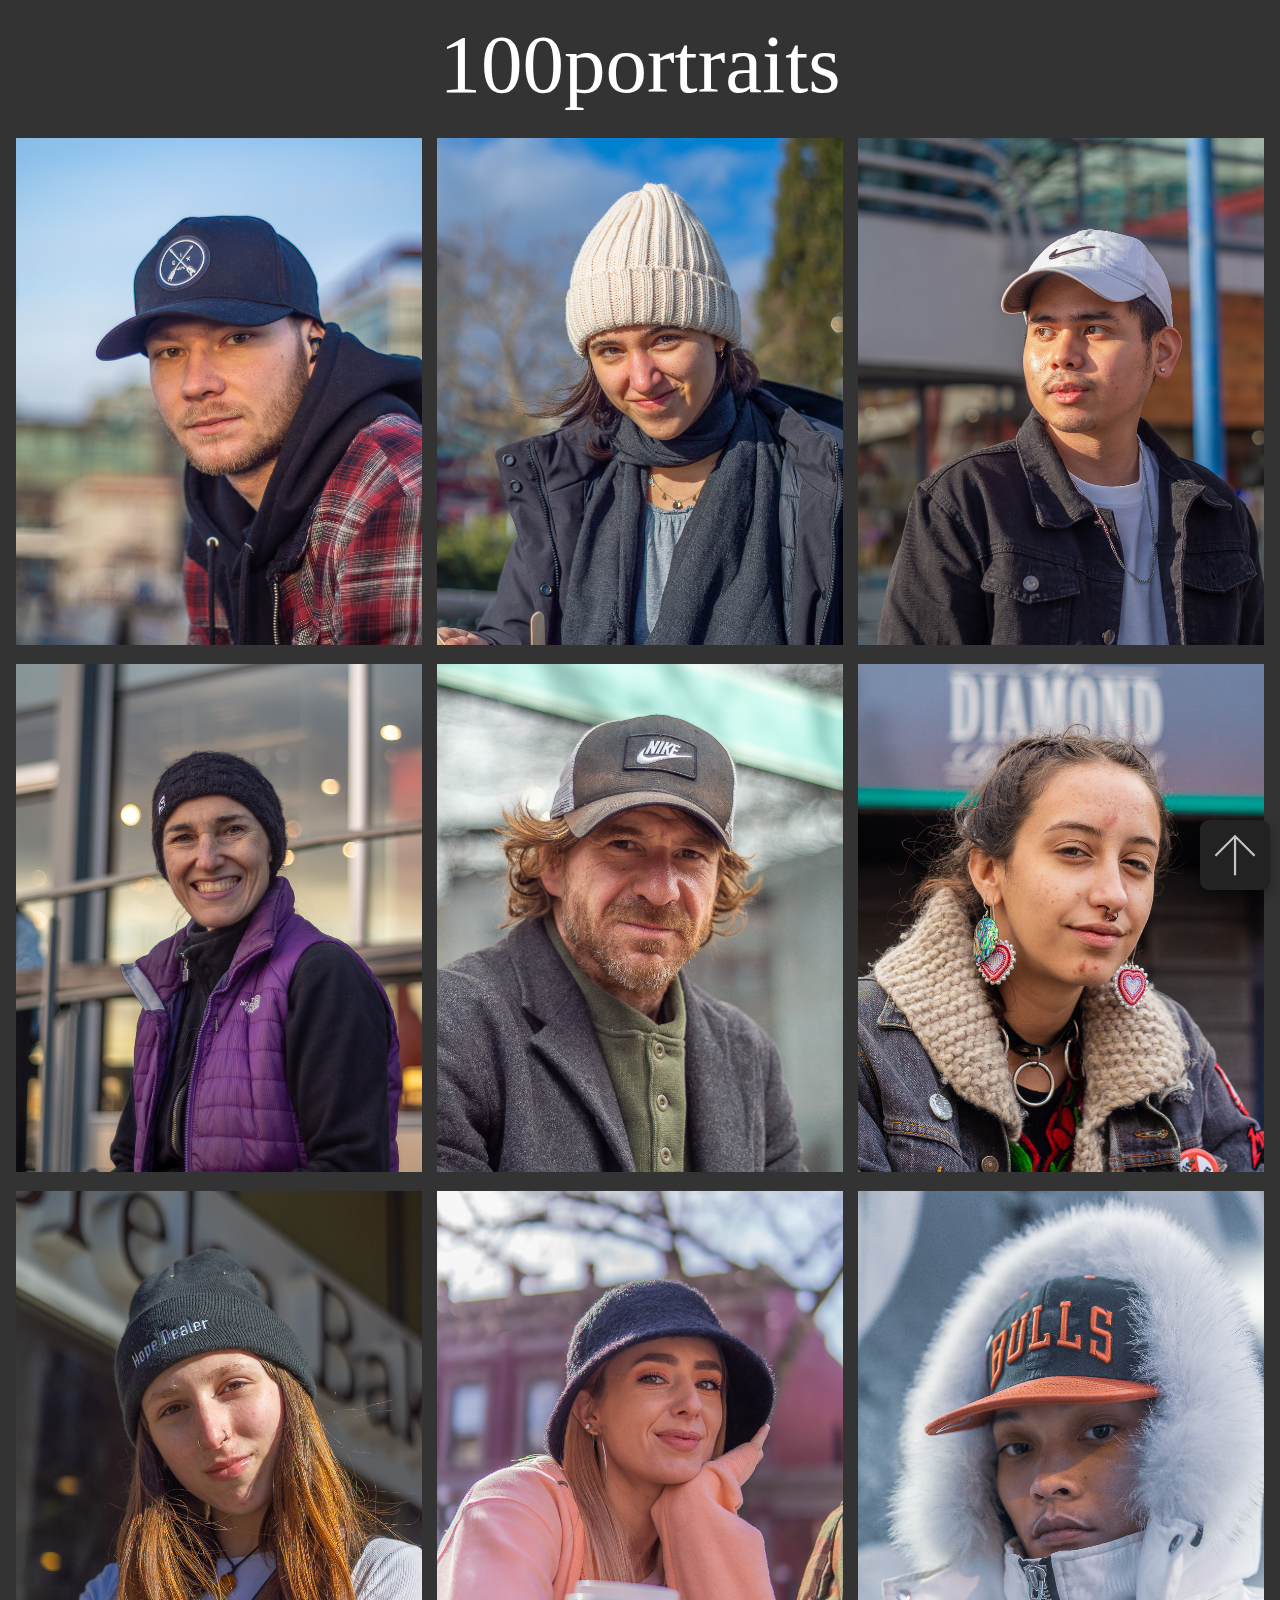
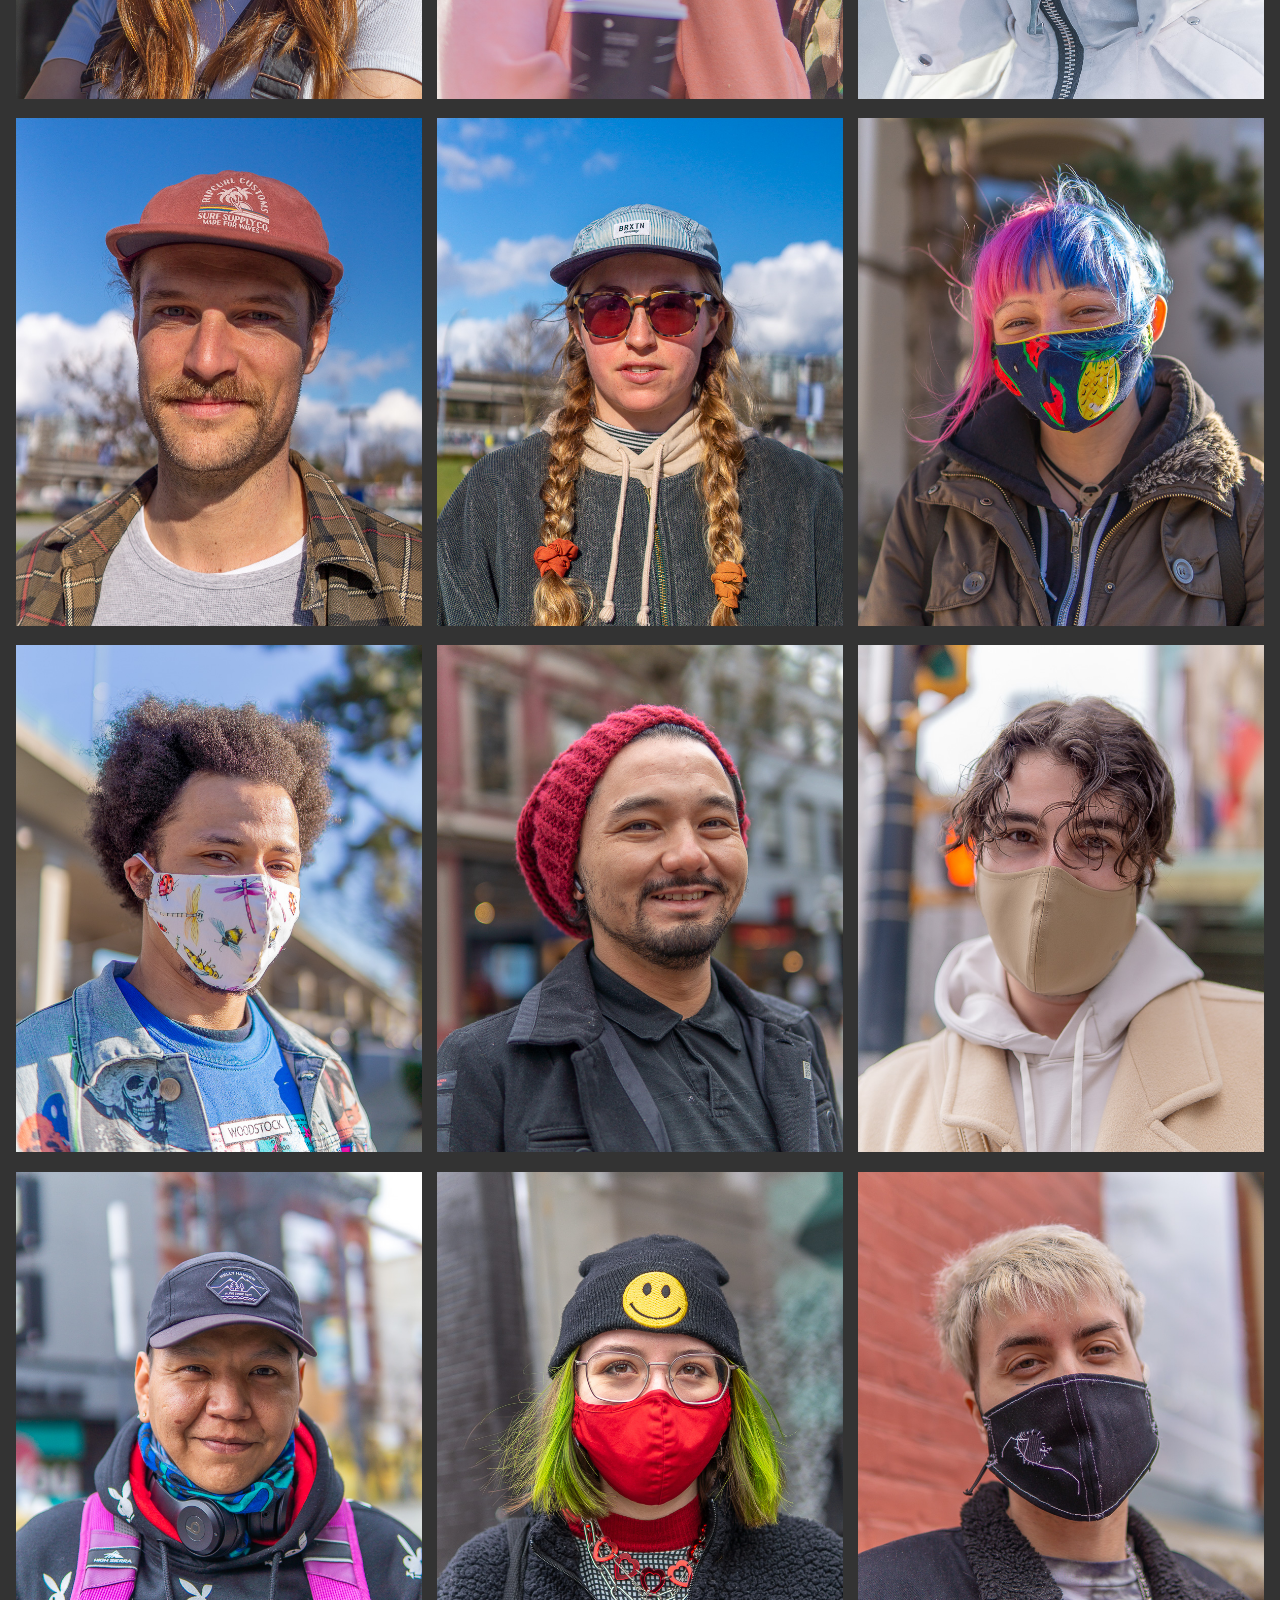
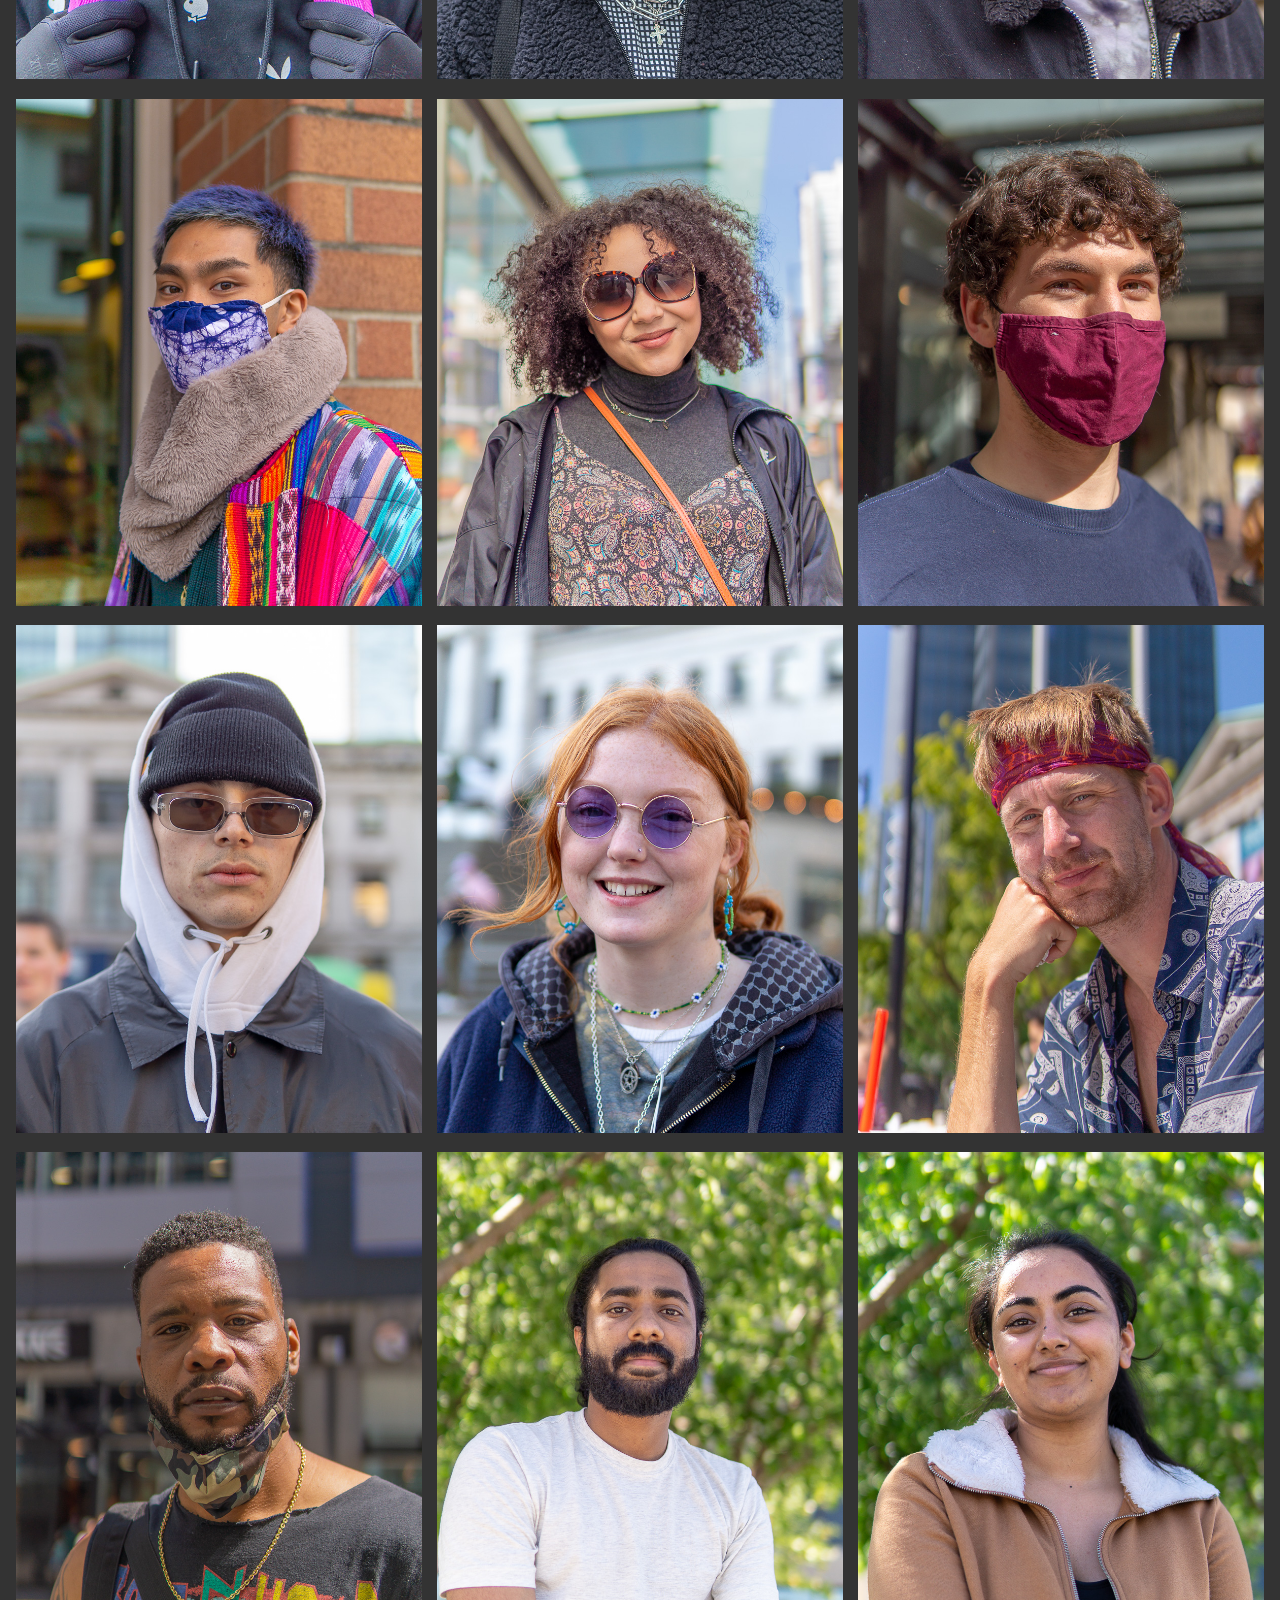
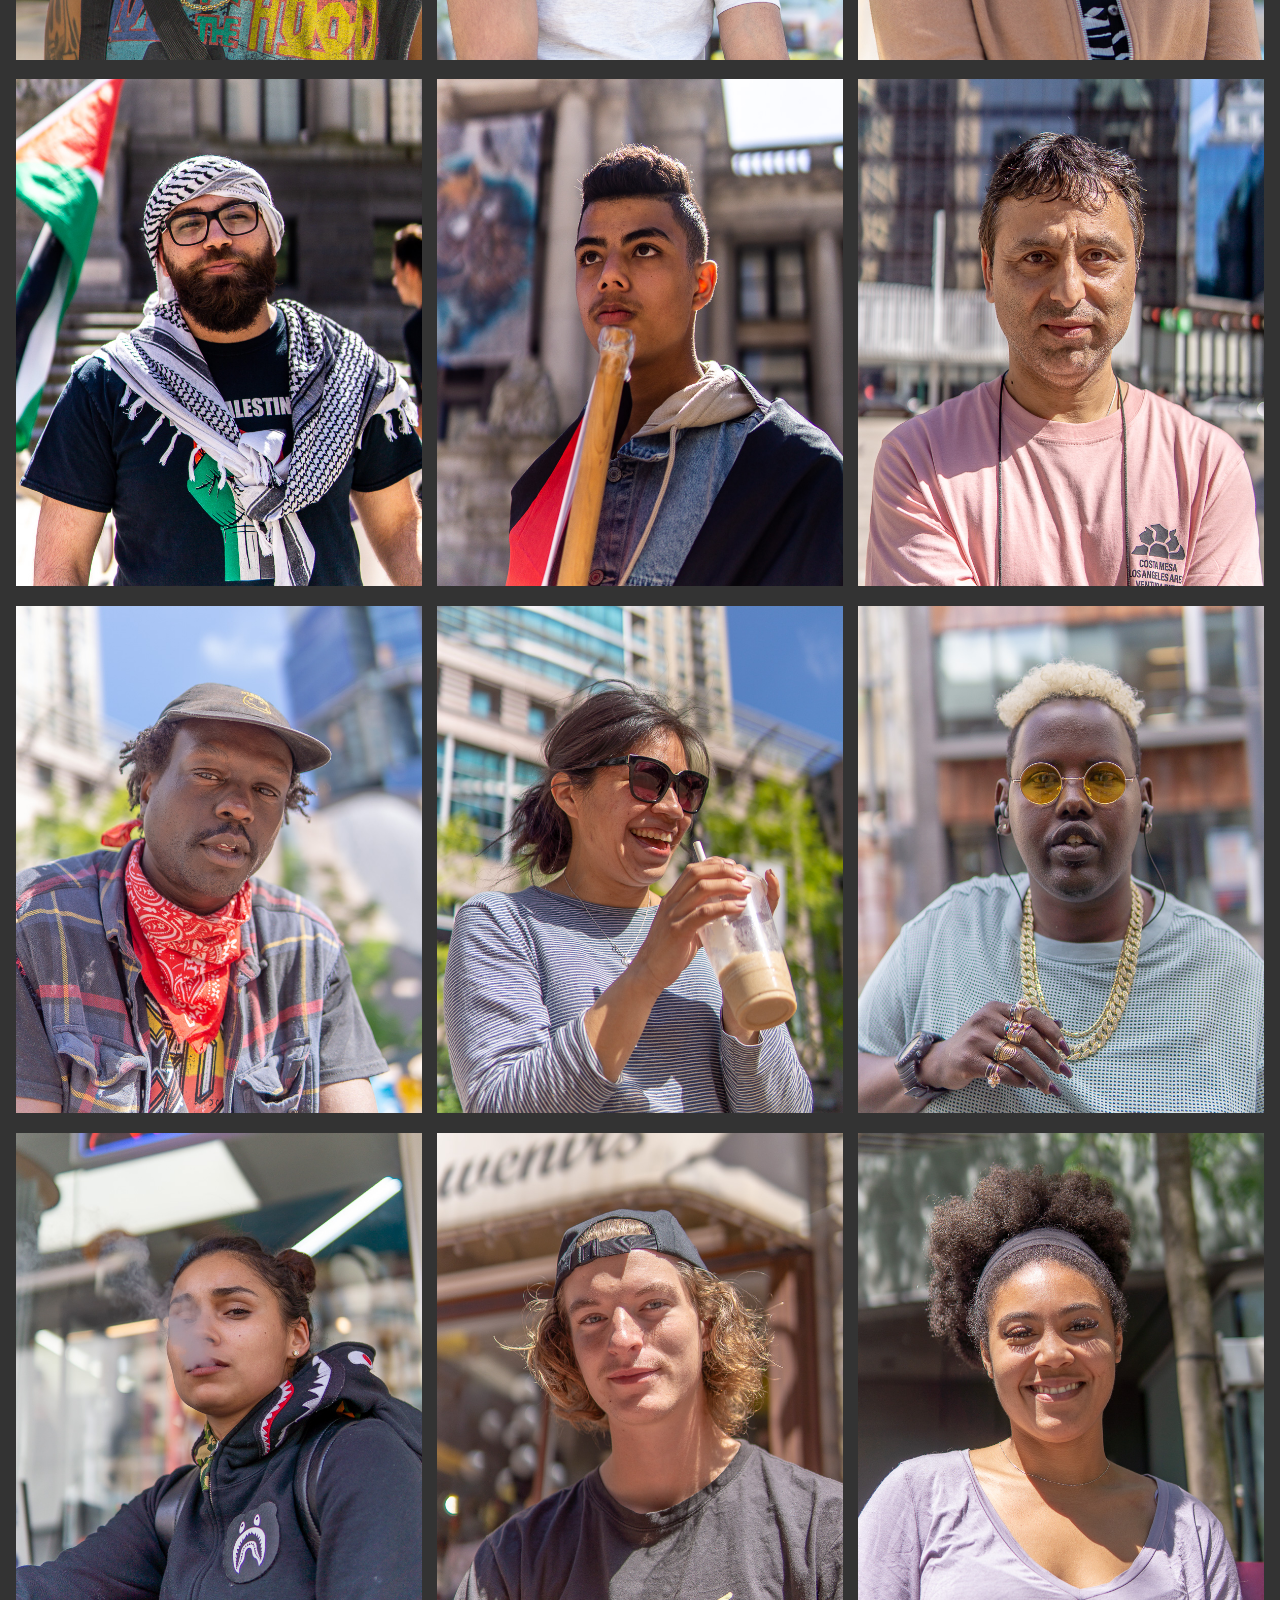
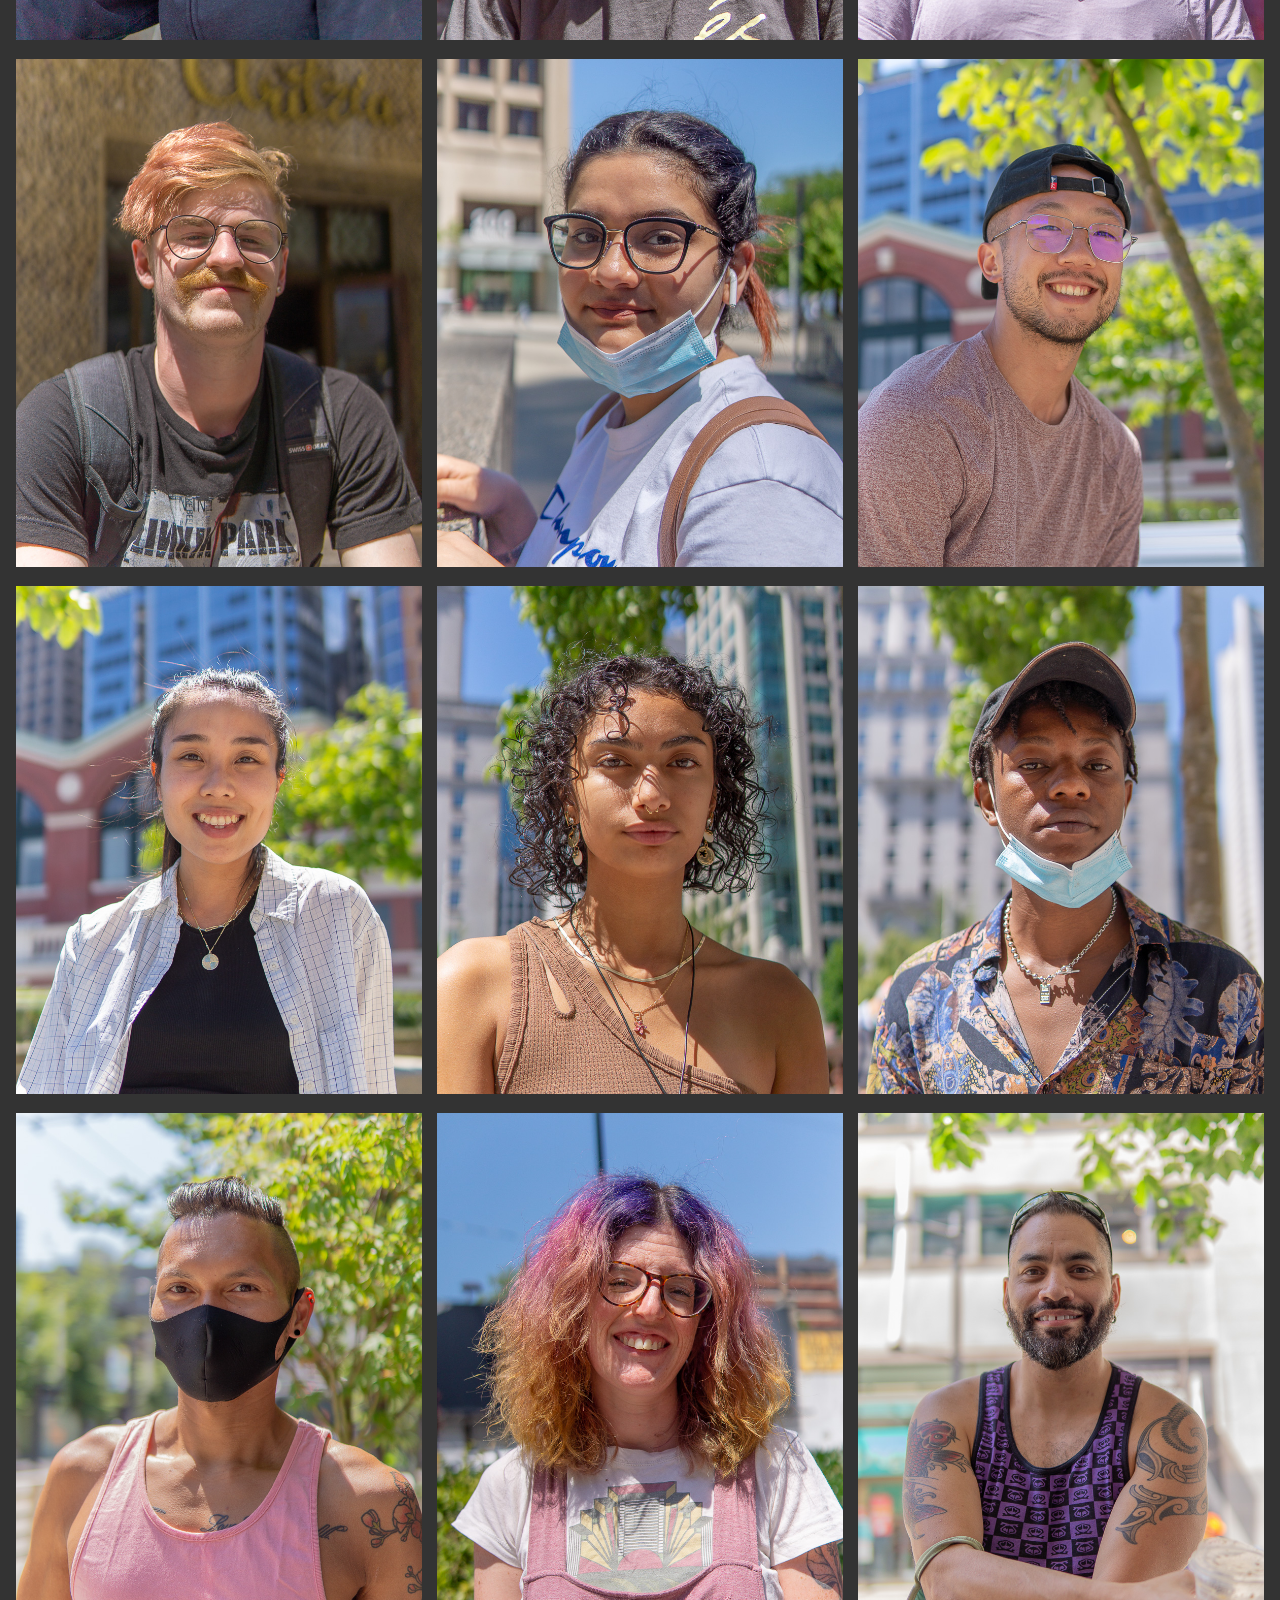
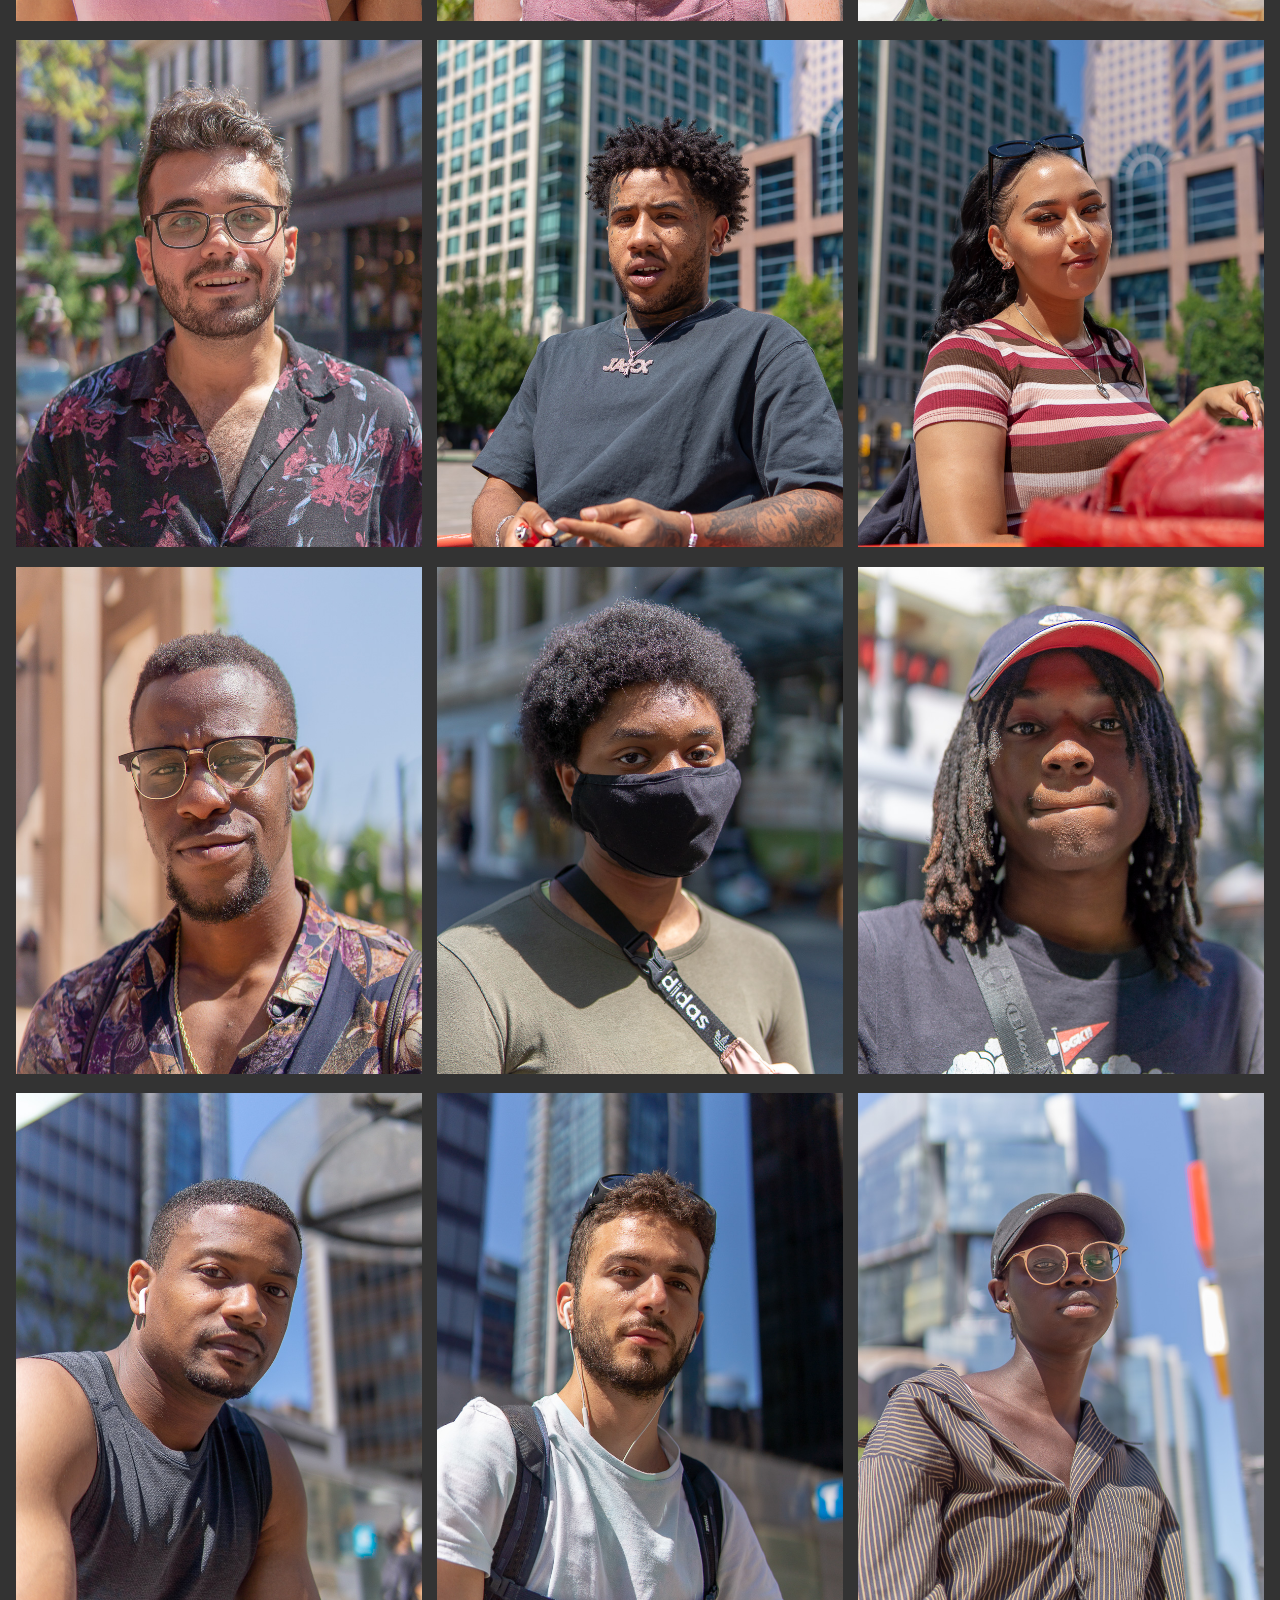
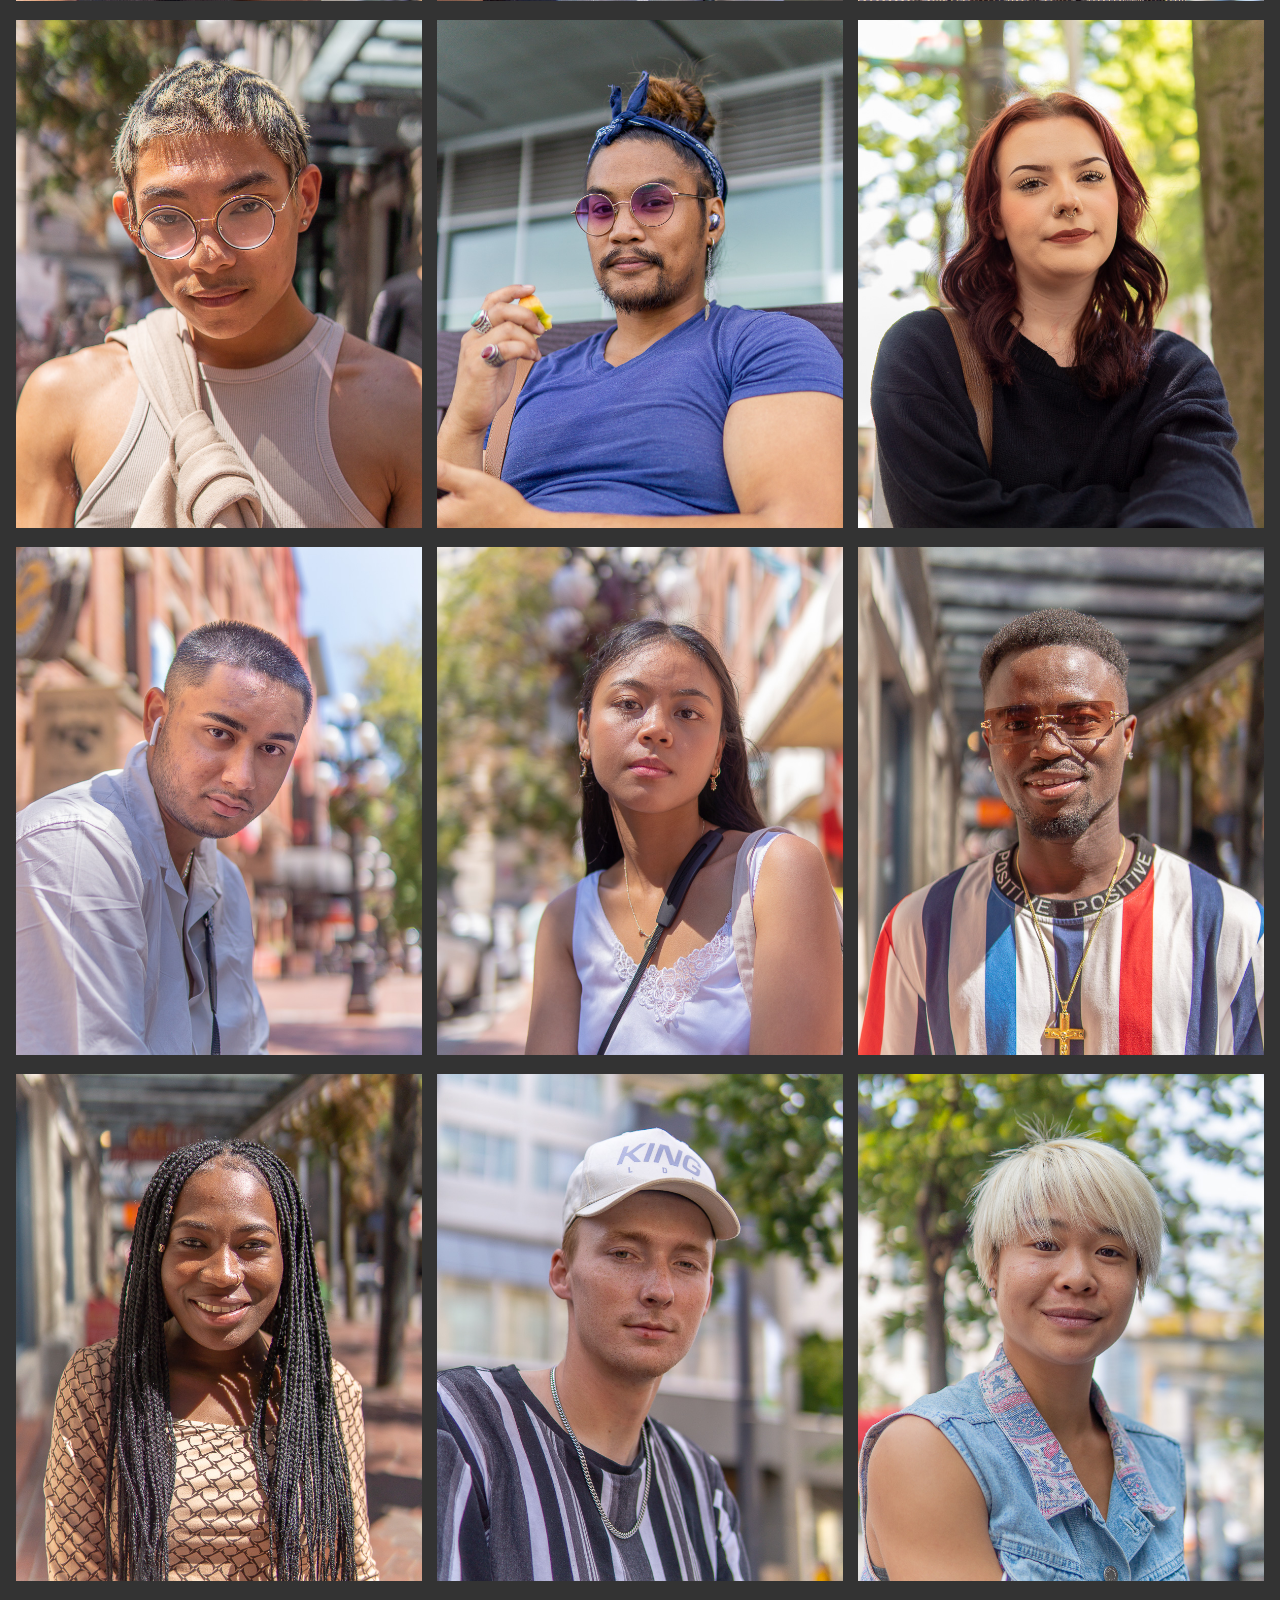
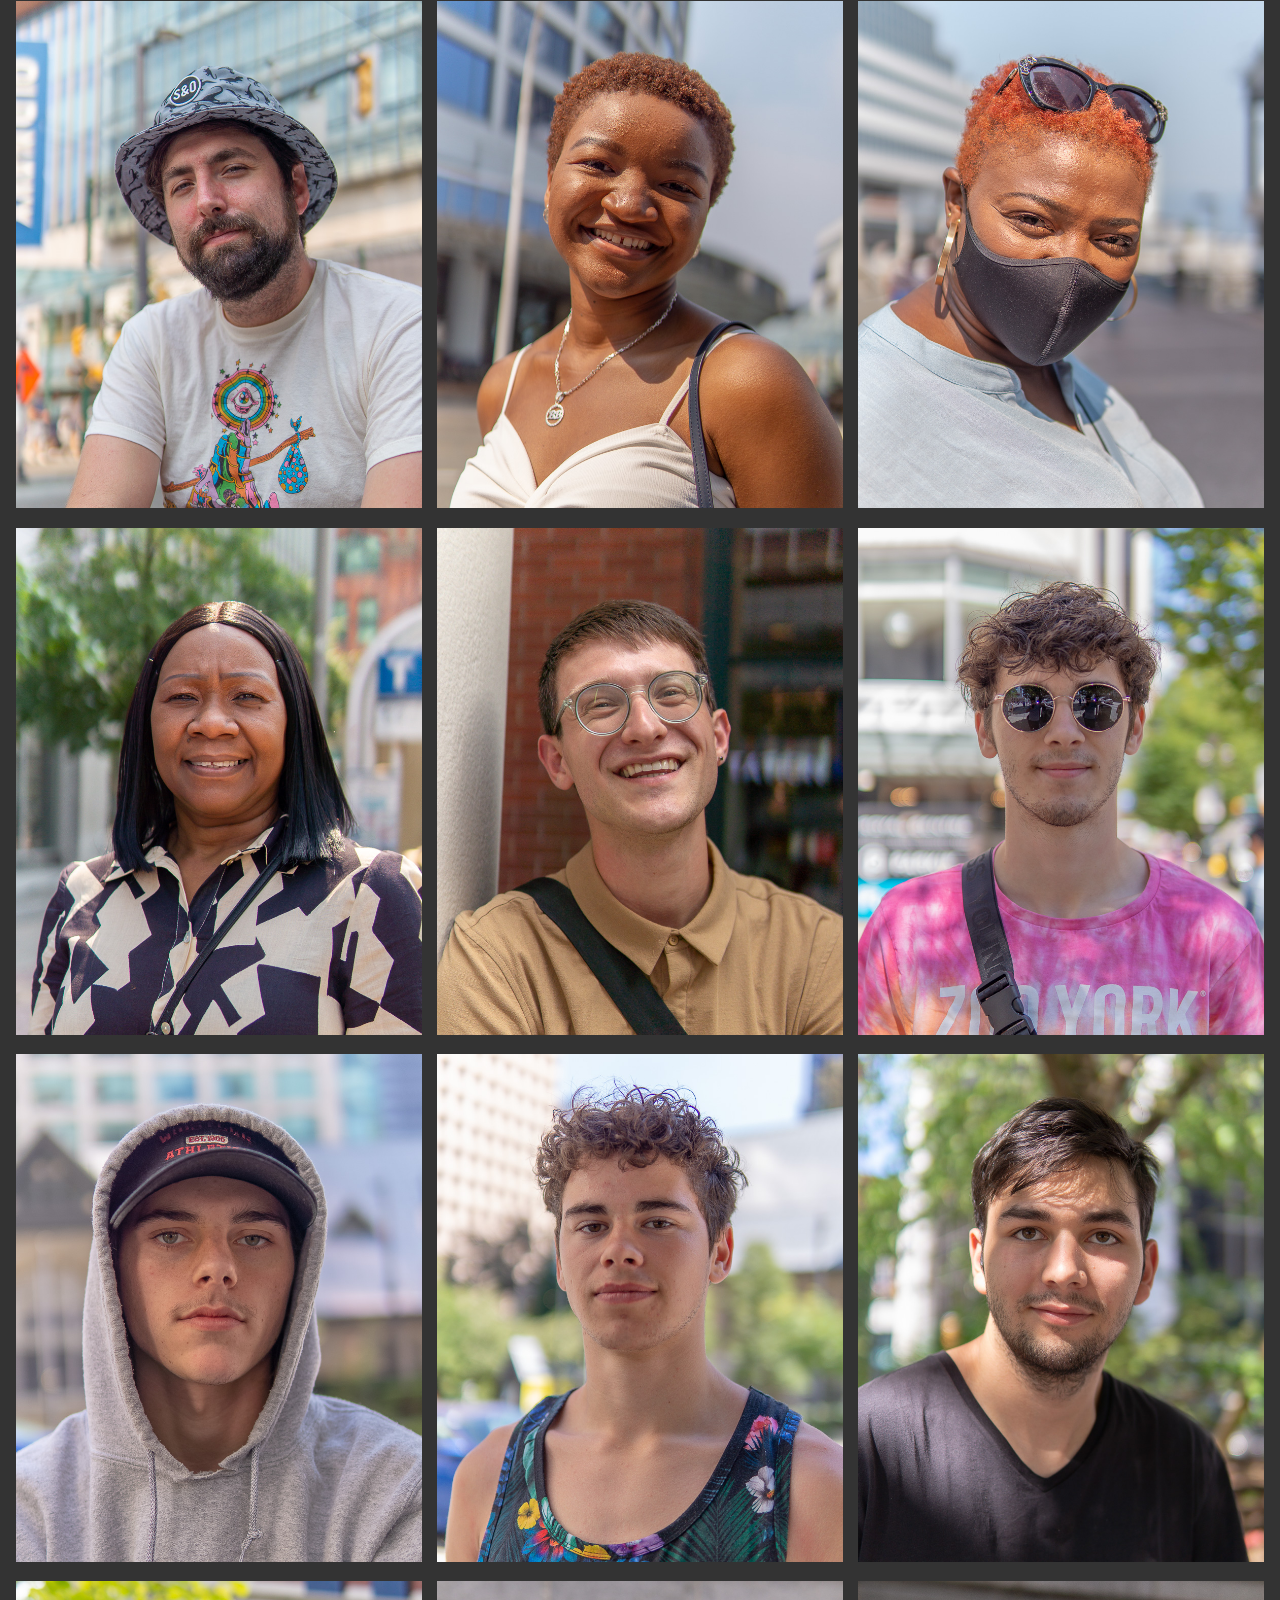
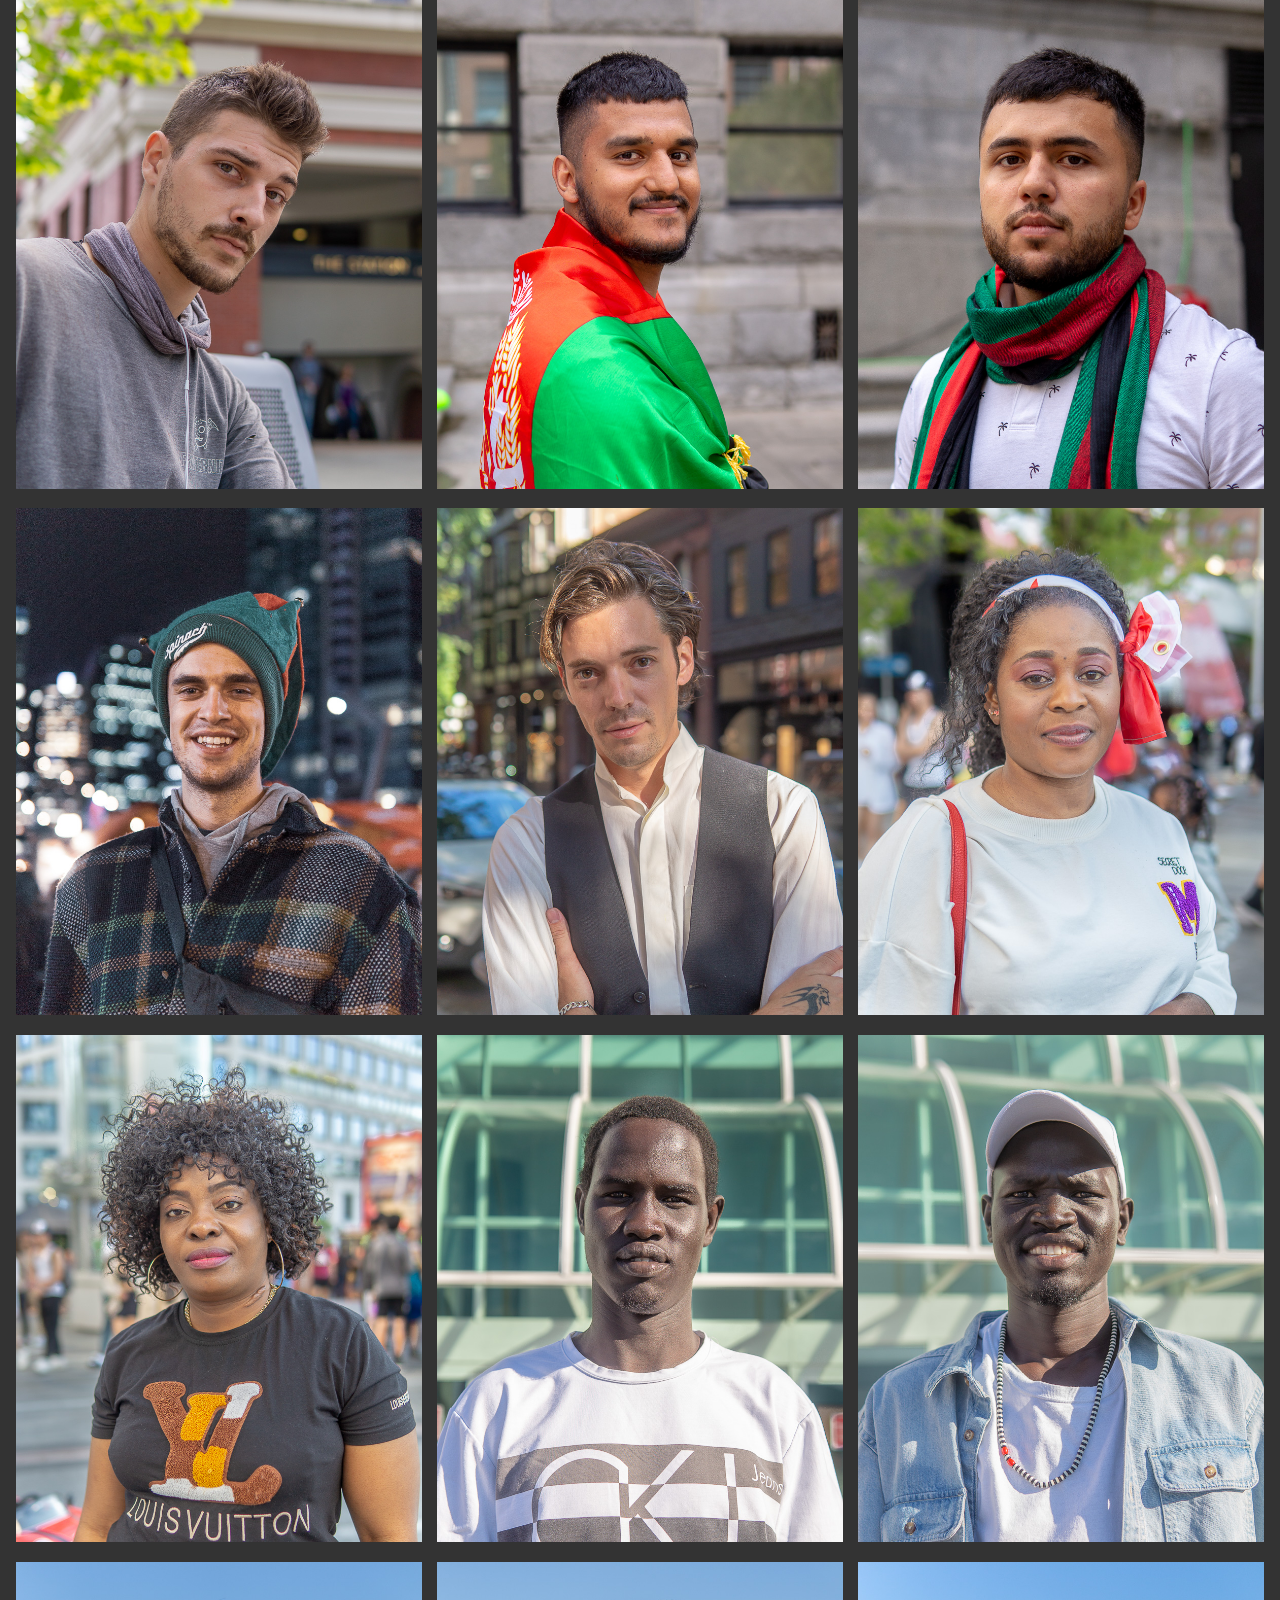
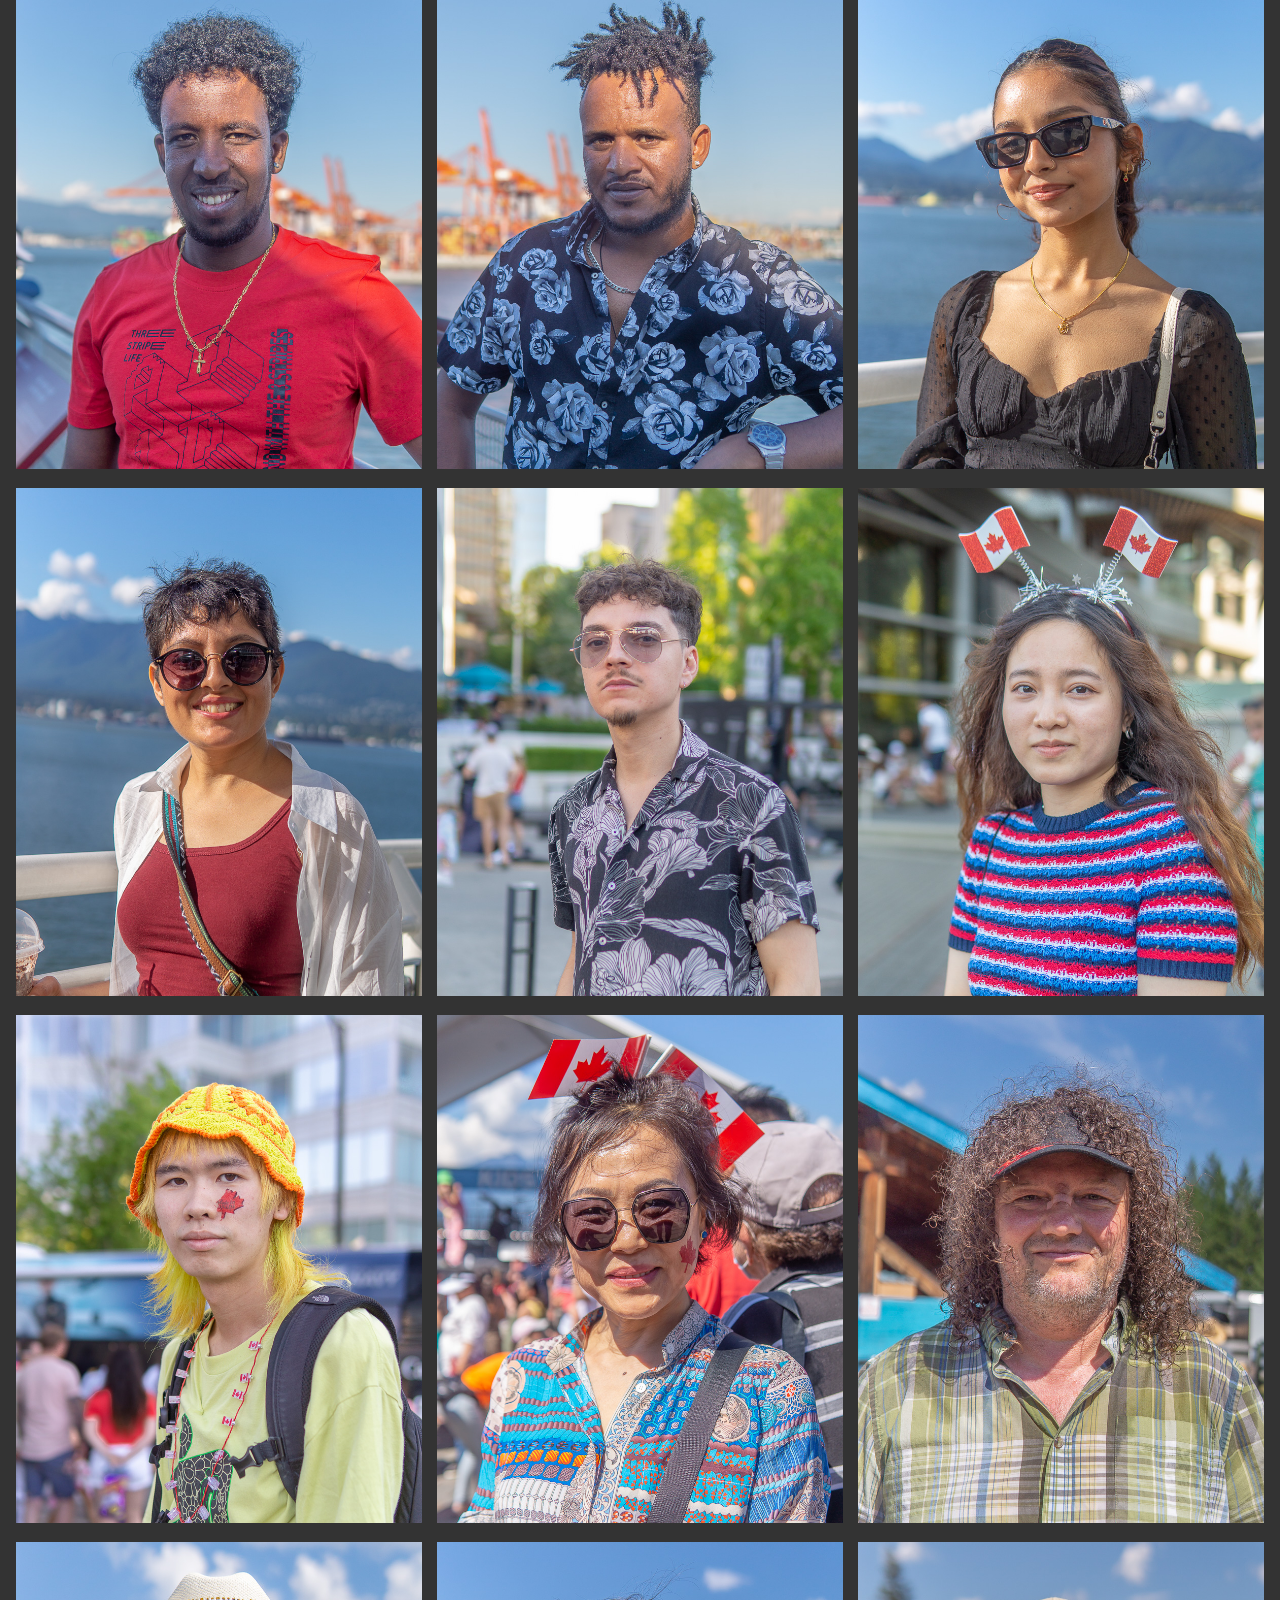
<file: mobile/index.html>
<!DOCTYPE html>
<html>
<head>
    <meta charset='utf-8'>
    <meta http-equiv='X-UA-Compatible' content='IE=edge'>
    <title>100portraits - GRID</title>
    <meta name='viewport' content='width=device-width, initial-scale=1'>
    <link rel='stylesheet' type='text/css' media='screen' href='style.css'>
    <script src="https://ajax.googleapis.com/ajax/libs/jquery/3.5.1/jquery.min.js"></script>
    <link rel="stylesheet" href="https://fonts.googleapis.com/css2?family=Material+Symbols+Outlined:opsz,wght,FILL,GRAD@20..48,100..700,0..1,-50..200" />
    <script src='script.js'></script>
    <style>
        .material-symbols-outlined {
            font-size: 70px;
            color: #c4c4c4;
            font-variation-settings:
            'FILL' 0,
            'wght' 200,
            'GRAD' -25,
            'opsz' 98
        }
    </style>
</head>
<body>
    <!-- Preloader 
    <div id="preloader">
        <div id="status">
            &nbsp;
        </div>
    </div>
-->
<div class="scroll" onclick="scrollup()"><span class="material-symbols-outlined">
    arrow_upward
</span></div>
<header>
    <h1>100portraits</h1>
</header>
<div class="pics">
    <div class="row">
        <div class="col-1"><img src="../images/img-1.jpg"></div> <!-- 25% -->
        <div class="col-2"><img src="../images/img-2.jpg"></div> <!-- 75% -->
        <div class="col-3"><img src="../images/img-3.jpg"></div> <!-- 25% -->

    </div>
    <div class="row">
        <div class="col-1"><img src="../images/img-4.jpg"></div> <!-- 25% -->
        <div class="col-2"><img src="../images/img-5.jpg"></div> <!-- 75% -->
        <div class="col-3"><img src="../images/img-6.jpg"></div> <!-- 25% -->
    </div>
    <div class="row">
        <div class="col-1"><img src="../images/img-7.jpg"></div> <!-- 25% -->
        <div class="col-2"><img src="../images/img-8.jpg"></div> <!-- 75% -->
        <div class="col-3"><img src="../images/img-9.jpg"></div> <!-- 25% -->
    </div>
    <div class="row">
        <div class="col-1"><img src="../images/img-10.jpg"></div> <!-- 25% -->
        <div class="col-2"><img src="../images/img-11.jpg"></div> <!-- 75% -->
        <div class="col-3"><img src="../images/img-12.jpg"></div> <!-- 25% -->
    </div>
    <div class="row">
        <div class="col-1"><img src="../images/img-13.jpg"></div> <!-- 25% -->
        <div class="col-2"><img src="../images/img-14.jpg"></div> <!-- 75% -->
        <div class="col-3"><img src="../images/img-15.jpg"></div> <!-- 25% -->
    </div>
    <div class="row">
        <div class="col-1"><img src="../images/img-16.jpg"></div> <!-- 25% -->
        <div class="col-2"><img src="../images/img-17.jpg"></div> <!-- 75% -->
        <div class="col-3"><img src="../images/img-18.jpg"></div> <!-- 25% -->
    </div>
    <div class="row">
        <div class="col-1"><img src="../images/img-19.jpg"></div> <!-- 25% -->
        <div class="col-2"><img src="../images/img-20.jpg"></div> <!-- 75% -->
        <div class="col-3"><img src="../images/img-21.jpg"></div> <!-- 25% -->
    </div>
    <div class="row">
        <div class="col-1"><img src="../images/img-22.jpg"></div> <!-- 25% -->
        <div class="col-2"><img src="../images/img-23.jpg"></div> <!-- 75% -->
        <div class="col-3"><img src="../images/img-24.jpg"></div> <!-- 25% -->
    </div>
    <div class="row">
        <div class="col-1"><img src="../images/img-25.jpg"></div> <!-- 25% -->
        <div class="col-2"><img src="../images/img-26.jpg"></div> <!-- 75% -->
        <div class="col-3"><img src="../images/img-27.jpg"></div> <!-- 25% -->
    </div>
    <div class="row">
        <div class="col-1"><img src="../images/img-28.jpg"></div> <!-- 25% -->
        <div class="col-2"><img src="../images/img-29.jpg"></div> <!-- 75% -->
        <div class="col-3"><img src="../images/img-30.jpg"></div> <!-- 25% -->
    </div>
    <div class="row">
        <div class="col-1"><img src="../images/img-31.jpg"></div> <!-- 25% -->
        <div class="col-2"><img src="../images/img-32.jpg"></div> <!-- 75% -->
        <div class="col-3"><img src="../images/img-33.jpg"></div> <!-- 25% -->
    </div>
    <div class="row">
        <div class="col-1"><img src="../images/img-34.jpg"></div> <!-- 25% -->
        <div class="col-2"><img src="../images/img-35.jpg"></div> <!-- 75% -->
        <div class="col-3"><img src="../images/img-36.jpg"></div> <!-- 25% -->
    </div>
    <div class="row">
        <div class="col-1"><img src="../images/img-37.jpg"></div> <!-- 25% -->
        <div class="col-2"><img src="../images/img-38.jpg"></div> <!-- 75% -->
        <div class="col-3"><img src="../images/img-39.jpg"></div> <!-- 25% -->
    </div>
    <div class="row">
        <div class="col-1"><img src="../images/img-40.jpg"></div> <!-- 25% -->
        <div class="col-2"><img src="../images/img-41.jpg"></div> <!-- 75% -->
        <div class="col-3"><img src="../images/img-42.jpg"></div> <!-- 25% -->
    </div>
    <div class="row">
        <div class="col-1"><img src="../images/img-43.jpg"></div> <!-- 25% -->
        <div class="col-2"><img src="../images/img-44.jpg"></div> <!-- 75% -->
        <div class="col-3"><img src="../images/img-45.jpg"></div> <!-- 25% -->
    </div>
    <div class="row">
        <div class="col-1"><img src="../images/img-46.jpg"></div> <!-- 25% -->
        <div class="col-2"><img src="../images/img-47.jpg"></div> <!-- 75% -->
        <div class="col-3"><img src="../images/img-48.jpg"></div> <!-- 25% -->
    </div>
    <div class="row">
        <div class="col-1"><img src="../images/img-49.jpg"></div> <!-- 25% -->
        <div class="col-2"><img src="../images/img-50.jpg"></div> <!-- 75% -->
        <div class="col-3"><img src="../images/img-51.jpg"></div> <!-- 25% -->
    </div>
    <div class="row">
        <div class="col-1"><img src="../images/img-52.jpg"></div> <!-- 25% -->
        <div class="col-2"><img src="../images/img-53.jpg"></div> <!-- 75% -->
        <div class="col-3"><img src="../images/img-54.jpg"></div> <!-- 25% -->
    </div>
    <div class="row">
        <div class="col-1"><img src="../images/img-55.jpg"></div> <!-- 25% -->
        <div class="col-2"><img src="../images/img-56.jpg"></div> <!-- 75% -->
        <div class="col-3"><img src="../images/img-57.jpg"></div> <!-- 25% -->
    </div>
    <div class="row">
        <div class="col-1"><img src="../images/img-58.jpg"></div> <!-- 25% -->
        <div class="col-2"><img src="../images/img-59.jpg"></div> <!-- 75% -->
        <div class="col-3"><img src="../images/img-60.jpg"></div> <!-- 25% -->
    </div>
    <div class="row">
        <div class="col-1"><img src="../images/img-61.jpg"></div> <!-- 25% -->
        <div class="col-2"><img src="../images/img-62.jpg"></div> <!-- 75% -->
        <div class="col-3"><img src="../images/img-63.jpg"></div> <!-- 25% -->
    </div>
    <div class="row">
        <div class="col-1"><img src="../images/img-64.jpg"></div> <!-- 25% -->
        <div class="col-2"><img src="../images/img-65.jpg"></div> <!-- 75% -->
        <div class="col-3"><img src="../images/img-66.jpg"></div> <!-- 25% -->
    </div>
    <div class="row">
        <div class="col-1"><img src="../images/img-67.jpg"></div> <!-- 25% -->
        <div class="col-2"><img src="../images/img-68.jpg"></div> <!-- 75% -->
        <div class="col-3"><img src="../images/img-69.jpg"></div> <!-- 25% -->
    </div>
    <div class="row">
        <div class="col-1"><img src="../images/img-70.jpg"></div> <!-- 25% -->
        <div class="col-2"><img src="../images/img-71.jpg"></div> <!-- 75% -->
        <div class="col-3"><img src="../images/img-72.jpg"></div> <!-- 25% -->
    </div>
    <div class="row">
        <div class="col-1"><img src="../images/img-73.jpg"></div> <!-- 25% -->
        <div class="col-2"><img src="../images/img-74.jpg"></div> <!-- 75% -->
        <div class="col-3"><img src="../images/img-75.jpg"></div> <!-- 25% -->
    </div>
    <div class="row">
        <div class="col-1"><img src="../images/img-76.jpg"></div> <!-- 25% -->
        <div class="col-2"><img src="../images/img-77.jpg"></div> <!-- 75% -->
        <div class="col-3"><img src="../images/img-78.jpg"></div> <!-- 25% -->
    </div>
    <div class="row">
        <div class="col-1"><img src="../images/img-79.jpg"></div> <!-- 25% -->
        <div class="col-2"><img src="../images/img-80.jpg"></div> <!-- 75% -->
        <div class="col-3"><img src="../images/img-81.jpg"></div> <!-- 25% -->
    </div>
    <div class="row">
        <div class="col-1"><img src="../images/img-82.jpg"></div> <!-- 25% -->
        <div class="col-2"><img src="../images/img-83.jpg"></div> <!-- 75% -->
        <div class="col-3"><img src="../images/img-84.jpg"></div> <!-- 25% -->
    </div>
    <div class="row">
        <div class="col-1"><img src="../images/img-85.jpg"></div> <!-- 25% -->
        <div class="col-2"><img src="../images/img-86.jpg"></div> <!-- 75% -->
        <div class="col-3"><img src="../images/img-87.jpg"></div> <!-- 25% -->
    </div>
    <div class="row">
        <div class="col-1"><img src="../images/img-88.jpg"></div> <!-- 25% -->
        <div class="col-2"><img src="../images/img-89.jpg"></div> <!-- 75% -->
        <div class="col-3"><img src="../images/img-90.jpg"></div> <!-- 25% -->
    </div>
    <div class="row">
        <div class="col-1"><img src="../images/img-91.jpg"></div> <!-- 25% -->
        <div class="col-2"><img src="../images/img-92.jpg"></div> <!-- 75% -->
        <div class="col-3"><img src="../images/img-93.jpg"></div> <!-- 25% -->
    </div>
    <div class="row">
        <div class="col-1"><img src="../images/img-94.jpg"></div> <!-- 25% -->
        <div class="col-2"><img src="../images/img-95.jpg"></div> <!-- 75% -->
        <div class="col-3"><img src="../images/img-96.jpg"></div> <!-- 25% -->
    </div>
    <div class="row">
        <div class="col-1"><img src="../images/img-97.jpg"></div> <!-- 25% -->
        <div class="col-2"><img src="../images/img-98.jpg"></div> <!-- 75% -->
        <div class="col-3"><img src="../images/img-99.jpg"></div> <!-- 25% -->
    </div>
    <div class="row">
        <div class="col-1"><img src="../images/img-100.jpg"></div> <!-- 25% -->
        <div class="col-2"><div class="thanks"><p>Thank you for visiting, more on the way. <br>Find me on <a href="https://www.instagram.com/sahir.de">Instagram</a> and <a href="https://github.com/100portraits">Github</a>. -sahir</p></div></div> <!-- 25% -->

    </div>
</div>
<!--
    <img src="../images/img-1.jpg">
    <img src="../images/img-2.jpg">
    <img src="../images/img-3.jpg">
    <img src="../images/img-4.jpg">
    <img src="../images/img-5.jpg">
    <img src="../images/img-6.jpg">
    <img src="../images/img-7.jpg">
    <img src="../images/img-8.jpg">
    <img src="../images/img-9.jpg">
    <img src="../images/img-10.jpg">
    <img src="../images/img-11.jpg">
    <img src="../images/img-12.jpg">
    <img src="../images/img-13.jpg">
    <img src="../images/img-14.jpg">
    <img src="../images/img-15.jpg">
    <img src="../images/img-16.jpg">
    <img src="../images/img-17.jpg">
    <img src="../images/img-18.jpg">
    <img src="../images/img-19.jpg">
    <img src="../images/img-20.jpg">
    <img src="../images/img-21.jpg">
    <img src="../images/img-22.jpg">
    <img src="../images/img-23.jpg">
    <img src="../images/img-24.jpg">
    <img src="../images/img-25.jpg">
    <img src="../images/img-26.jpg">
    <img src="../images/img-27.jpg">
    <img src="../images/img-28.jpg">
    <img src="../images/img-29.jpg">
    <img src="../images/img-30.jpg">
    <img src="../images/img-31.jpg">
    <img src="../images/img-32.jpg">
    <img src="../images/img-33.jpg">
    <img src="../images/img-34.jpg">
    <img src="../images/img-35.jpg">
    <img src="../images/img-36.jpg">
    <img src="../images/img-37.jpg">
    <img src="../images/img-38.jpg">
    <img src="../images/img-39.jpg">
    <img src="../images/img-40.jpg">
    <img src="../images/img-41.jpg">
    <img src="../images/img-42.jpg">
    <img src="../images/img-43.jpg">
    <img src="../images/img-44.jpg">
    <img src="../images/img-45.jpg">
    <img src="../images/img-46.jpg">
    <img src="../images/img-47.jpg">
    <img src="../images/img-48.jpg">
    <img src="../images/img-49.jpg">
    <img src="../images/img-50.jpg">
    <img src="../images/img-51.jpg">
    <img src="../images/img-52.jpg">
    <img src="../images/img-53.jpg">
    <img src="../images/img-54.jpg">
    <img src="../images/img-55.jpg">
    <img src="../images/img-56.jpg">
    <img src="../images/img-57.jpg">
    <img src="../images/img-58.jpg">
    <img src="../images/img-59.jpg">
    <img src="../images/img-60.jpg">
    <img src="../images/img-61.jpg">
    <img src="../images/img-62.jpg">
    <img src="../images/img-63.jpg">
    <img src="../images/img-64.jpg">
    <img src="../images/img-65.jpg">
    <img src="../images/img-66.jpg">
    <img src="../images/img-67.jpg">
    <img src="../images/img-68.jpg">
    <img src="../images/img-69.jpg">
    <img src="../images/img-70.jpg">
    <img src="../images/img-71.jpg">
    <img src="../images/img-72.jpg">
    <img src="../images/img-73.jpg">
    <img src="../images/img-74.jpg">
    <img src="../images/img-75.jpg">
    <img src="../images/img-76.jpg">
    <img src="../images/img-77.jpg">
    <img src="../images/img-78.jpg">
    <img src="../images/img-79.jpg">
    <img src="../images/img-80.jpg">
    <img src="../images/img-81.jpg">
    <img src="../images/img-82.jpg">
    <img src="../images/img-83.jpg">
    <img src="../images/img-84.jpg">
    <img src="../images/img-85.jpg">
    <img src="../images/img-86.jpg">
    <img src="../images/img-87.jpg">
    <img src="../images/img-88.jpg">
    <img src="../images/img-89.jpg">
    <img src="../images/img-90.jpg">
    <img src="../images/img-91.jpg">
    <img src="../images/img-92.jpg">
    <img src="../images/img-93.jpg">
    <img src="../images/img-94.jpg">
    <img src="../images/img-95.jpg">
    <img src="../images/img-96.jpg">
    <img src="../images/img-97.jpg">
    <img src="../images/img-98.jpg">
    <img src="../images/img-99.jpg">
    <img src="../images/img-100.jpg">
-->
</body>
</html>
</file>
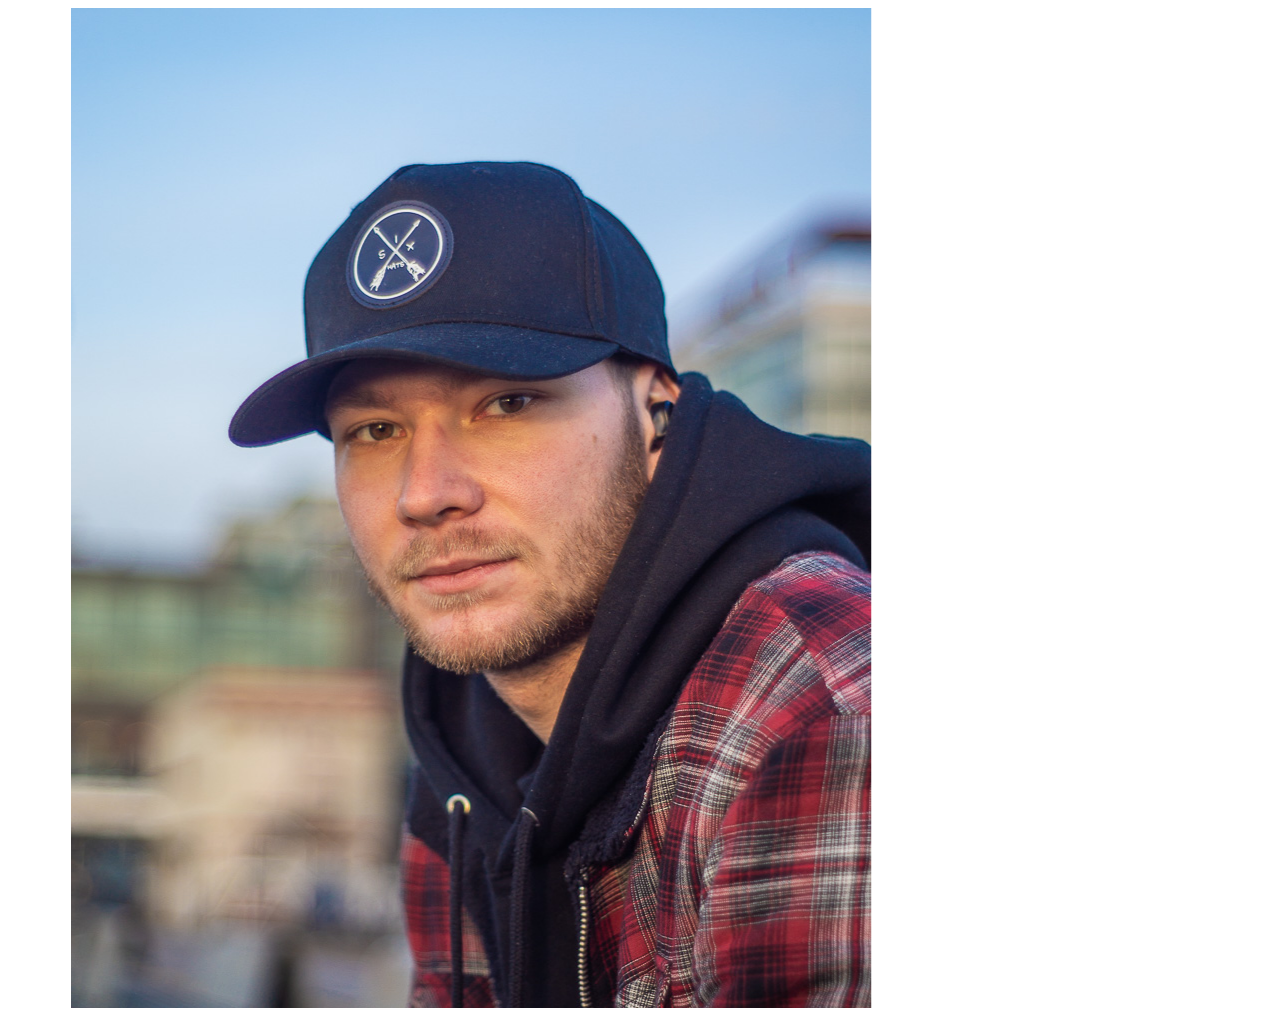
<file: swiperjs-test/index.html>
<!DOCTYPE html>
<html>
<head>
	<meta charset="utf-8">
	<meta name="viewport" content="width=device-width, initial-scale=1">
	<title>swipertest</title>
	<link rel="stylesheet" href="https://cdn.jsdelivr.net/npm/swiper@8/swiper-bundle.min.css"/>
	<link rel="stylesheet" type="text/css" href="style.css">
</head>
<body>
	

	<!-- Slider main container -->
	<div class="swiper">
		<!-- Additional required wrapper -->
		<div class="swiper-wrapper">
			<!-- Slides -->
			<div class="swiper-slide"><img src="../images/img-1.jpg"></div>
			<div class="swiper-slide"><img src="../images/img-1.jpg"></div>
			<div class="swiper-slide"><img src="../images/img-1.jpg"></div>
			...
		</div>
	</div>

	<script src="https://cdn.jsdelivr.net/npm/swiper@8/swiper-bundle.min.js"></script>
	<script type="text/javascript" src="script.js"></script>
</body>
</html>
</file>
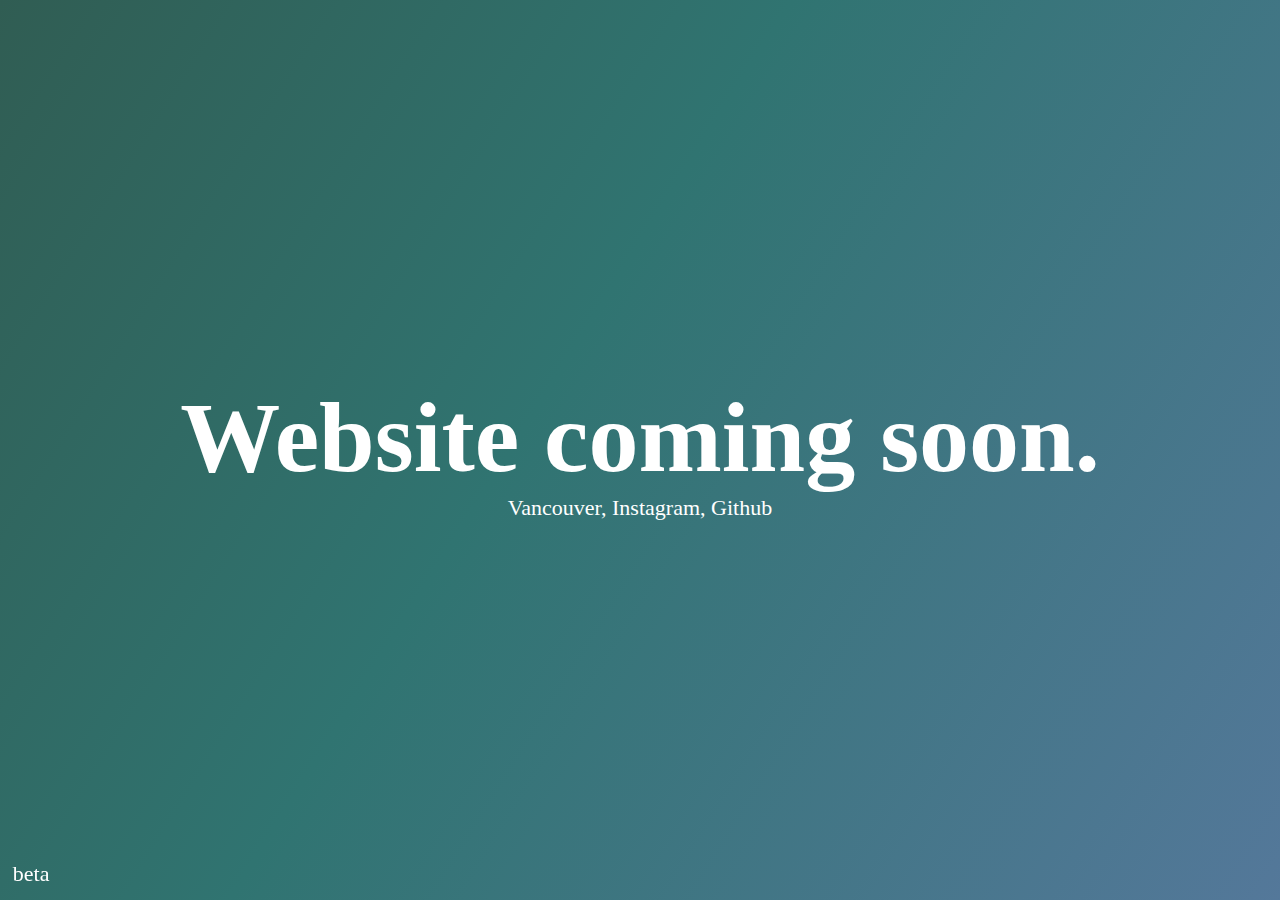
<file: index1.html>
<html>
    <head>
        <style>
            body {
                background: rgb(2,0,36);
                background: linear-gradient(122deg, rgba(2,0,36,1) 0%, rgba(48,93,83,1) 0%, rgba(48,116,113,1) 43%, rgba(84,120,154,1) 100%);
            }
            h1 {
                font-size: 100px; 
                font-family: Georgia, 'Times New Roman', Times, serif; 
                color: white; 
                text-align: center; 
                margin: 0 auto; 
                padding: 0;
            }
            p {
                font-size: 22px;
                font-family: Georgia, 'Times New Roman', Times, serif;
                text-align: center;
                margin: 0;
            }
            a {
                text-decoration: none;
                text-decoration-color: #e3e3e3;
                color: white;
            }
        </style>
    </head>
    <div style="display: table; height: 100%; width: 100%; overflow: hidden;">
        <div style="display: table-cell; vertical-align: middle;">
          <div>
            <h1>Website coming soon.</h1>
            <p>
                <a href="https://www.google.com/maps/place/Vancouver,+BC/">Vancouver,</a> 
                <a href="https://instagram.com/sahir.de">Instagram,</a> 
                <a href="https://github.com/100portraits/100portraits.github.io">Github</a>

            </p>
            <p style="position:fixed; bottom: 0%; left: 0%; padding-left: 1%; padding-bottom: 1%; margin: 0; color: white;"><a href="main.html">beta</a></p>
          </div>
        </div>
      </div>
</html>
</file>
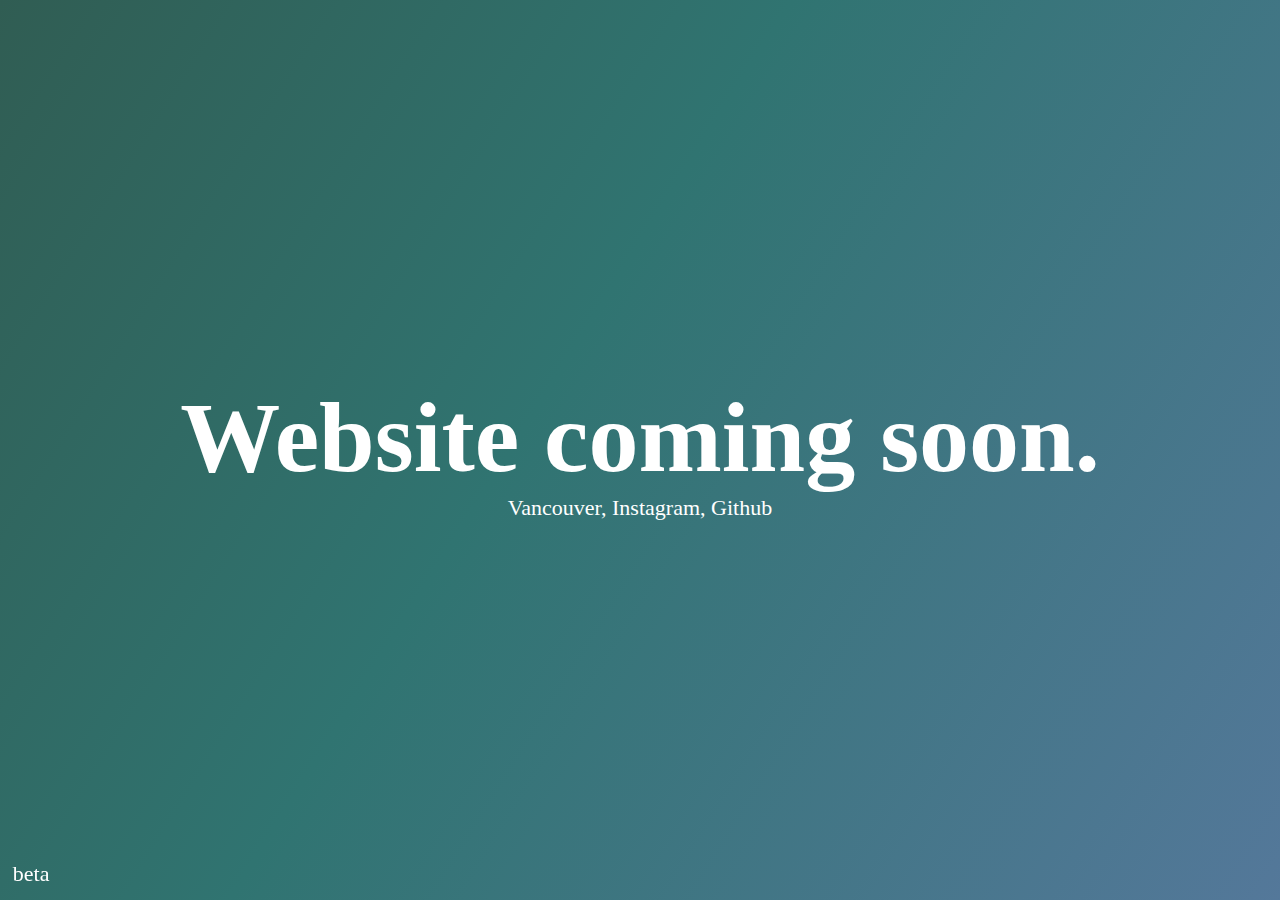
<file: old-landing.html>
<html>
    <head>
        <title>100portraits</title>
        <style>
            body {
                background: rgb(2,0,36);
                background: linear-gradient(122deg, rgba(2,0,36,1) 0%, rgba(48,93,83,1) 0%, rgba(48,116,113,1) 43%, rgba(84,120,154,1) 100%);
            }
            h1 {
                font-size: 100px; 
                font-family: Georgia, 'Times New Roman', Times, serif; 
                color: white; 
                text-align: center; 
                margin: 0 auto; 
                padding: 0;
            }
            p {
                font-size: 22px;
                font-family: Georgia, 'Times New Roman', Times, serif;
                text-align: center;
                margin: 0;
            }
            a {
                text-decoration: none;
                text-decoration-color: #e3e3e3;
                color: white;
            }
        </style>
    </head>
    <div style="display: table; height: 100%; width: 100%; overflow: hidden;">
        <div style="display: table-cell; vertical-align: middle;">
          <div>
            <h1>Website coming soon.</h1>
            <p>
                <a href="https://www.google.com/maps/place/Vancouver,+BC/">Vancouver,</a> 
                <a href="https://instagram.com/sahir.de">Instagram,</a> 
                <a href="https://github.com/100portraits/100portraits.github.io">Github</a>

            </p>
            <p style="position:fixed; bottom: 0%; left: 0%; padding-left: 1%; padding-bottom: 1%; margin: 0; color: white;"><a href="main.html">beta</a></p>
          </div>
        </div>
      </div>
</html>
</file>
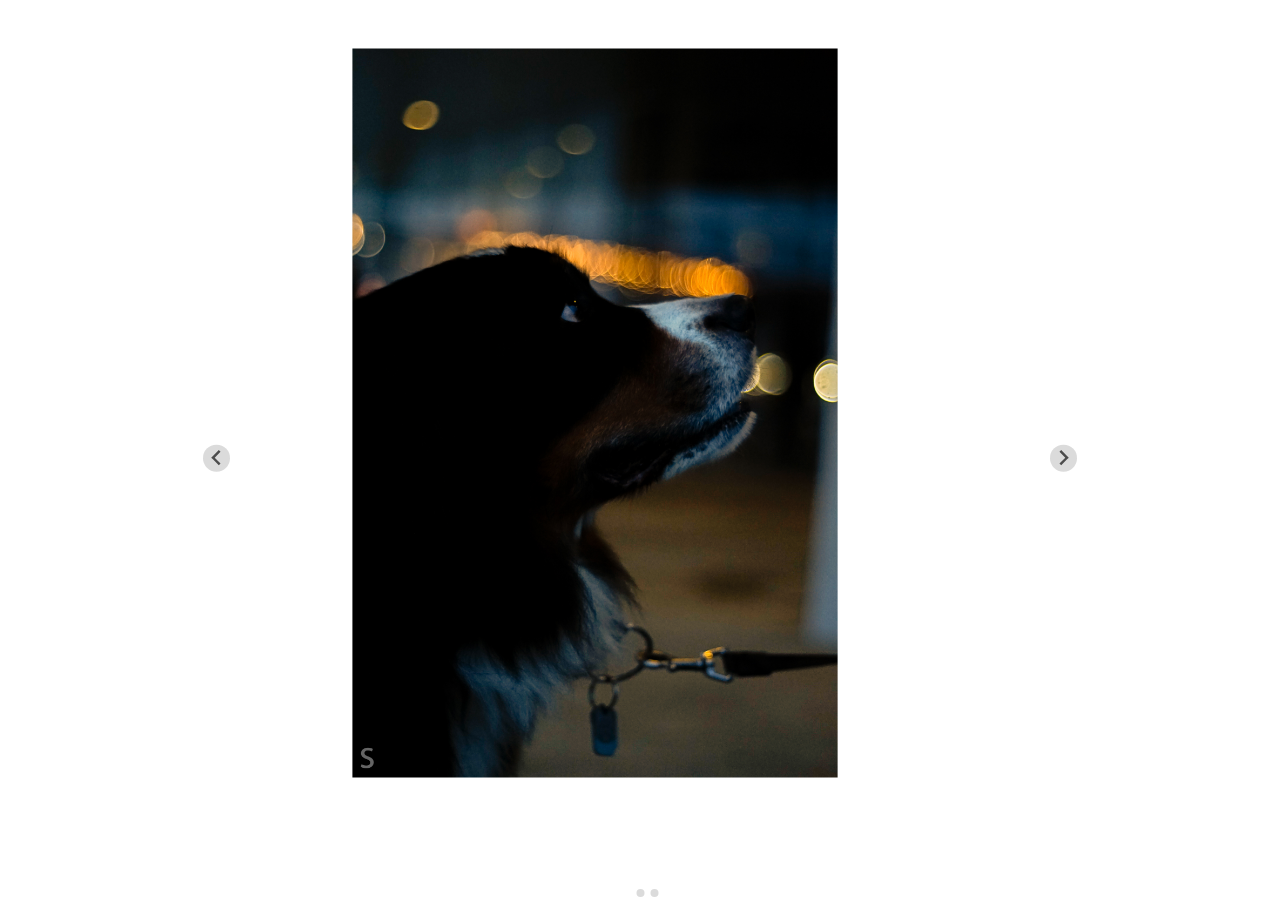
<file: portrait.html>
<!DOCTYPE html>
<html lang="en-us">
<head>
  <meta charset="utf-8">
  <title>Portrait - 100portraits</title>
    <link rel="stylesheet" href="splide-2.4.21/dist/css/splide.min.css">
    <link rel="stylesheet" href="portrait.css">
</head>
<body>


   <div id="image-slider" class="splide">
	<div class="splide__track">
		<ul class="splide__list">
			<li class="splide__slide">
				<img src="photos/full/full-01.jpg" height="500" width="500">
			</li>
			<li class="splide__slide">
				<img src="photos/full/full-02.jpg" height="500" width="500">
			</li>
			<li class="splide__slide">
				<img src="photos/full/full-03.jpg" height="500" width="500">
			</li>
		</ul>
	</div>
</div>
    
    
<script src="splide-2.4.21/dist/js/splide.min.js"></script>
<script src="portrait.js"></script>
</body>
</html>
</file>
<file: mobile/style.css>
* {
	box-sizing: border-box;
}
body {
	background-color: #333333;
}

.col-1 {
	width: 33.33%;

}
.col-2 {
	width: 33.33%;

}
.col-3 {
	width: 33.33%;

}

.scroll {
	background-color: #222222;
	height: 70px;
	width: 70px;
	color: white;
	position: fixed;
	bottom: 10px;
	right: 10px;
border-radius: 9px;
box-shadow: rgba(0, 0, 0, 0.35) 0px 5px 15px;
}


[class*="col-"] {
	width: 100%;
	float: left;
	padding: 0.6vw;
}


@media only screen and (min-width: 600px) {
	/* For desktop: */
	[class*="col-"] {
		width: 50%;
		float: left;
		padding: 0.6vw;
	}

}

@media only screen and (min-width: 920px) {
	/* For desktop: */
	[class*="col-"] {
		width: 33.333%;
		float: left;
		padding: 0.6vw;
	}

}

img{
	width: 100%;
	height: auto;
	box-shadow: 0;
	transition: 0.3s;
}
img:hover{
-webkit-box-shadow: 0px 0px 20px 1px rgba(0,0,0,0.81);
-moz-box-shadow: 0px 0px 20px 1px rgba(0,0,0,0.81);
box-shadow: 0px 0px 20px 1px rgba(0,0,0,0.81);


}

h1 {
	text-align: center;
	color: white;
	font-family: "Georgia";
	font-size: 53px;
	font-weight: lighter;
	margin: 0 auto;
	padding-top: 8px;
	padding-bottom: 18px;
}

@media only screen and (min-width: 600px) {
	/* For desktop: */
	h1{
		font-size: 83px;
	}

}
/*#preloader {
    position: fixed;
    top: 0;
    left: 0;
    right: 0;
    bottom: 0;
    background-color: #fff;
    z-index: 99;
  }
  
  #status {
    width: 200px;
    height: 200px;
    position: absolute;
    left: 50%;
    top: 50%;
    background-image: url(https://raw.githubusercontent.com/niklausgerber/PreLoadMe/master/img/status.gif);
    background-repeat: no-repeat;
    background-position: center;
    margin: -100px 0 0 -100px;
  }
*/

.thanks {
	color: white;
	height: 100%;
	display: flex;
	align-items: center;
	margin-left: 10px;
}
a {
	color: white;
}
a:hover {
	background-color: lightgray;
}
</file>
<file: swiperjs-test/style.css>
.swiper {
  width: 90%;
  height: 90%;
}
</file>
<file: portrait.css>
.splide__slide img {

    width: 90%;
	height: auto;
}

#image-slider {
    margin: 0 auto;
}
</file>
